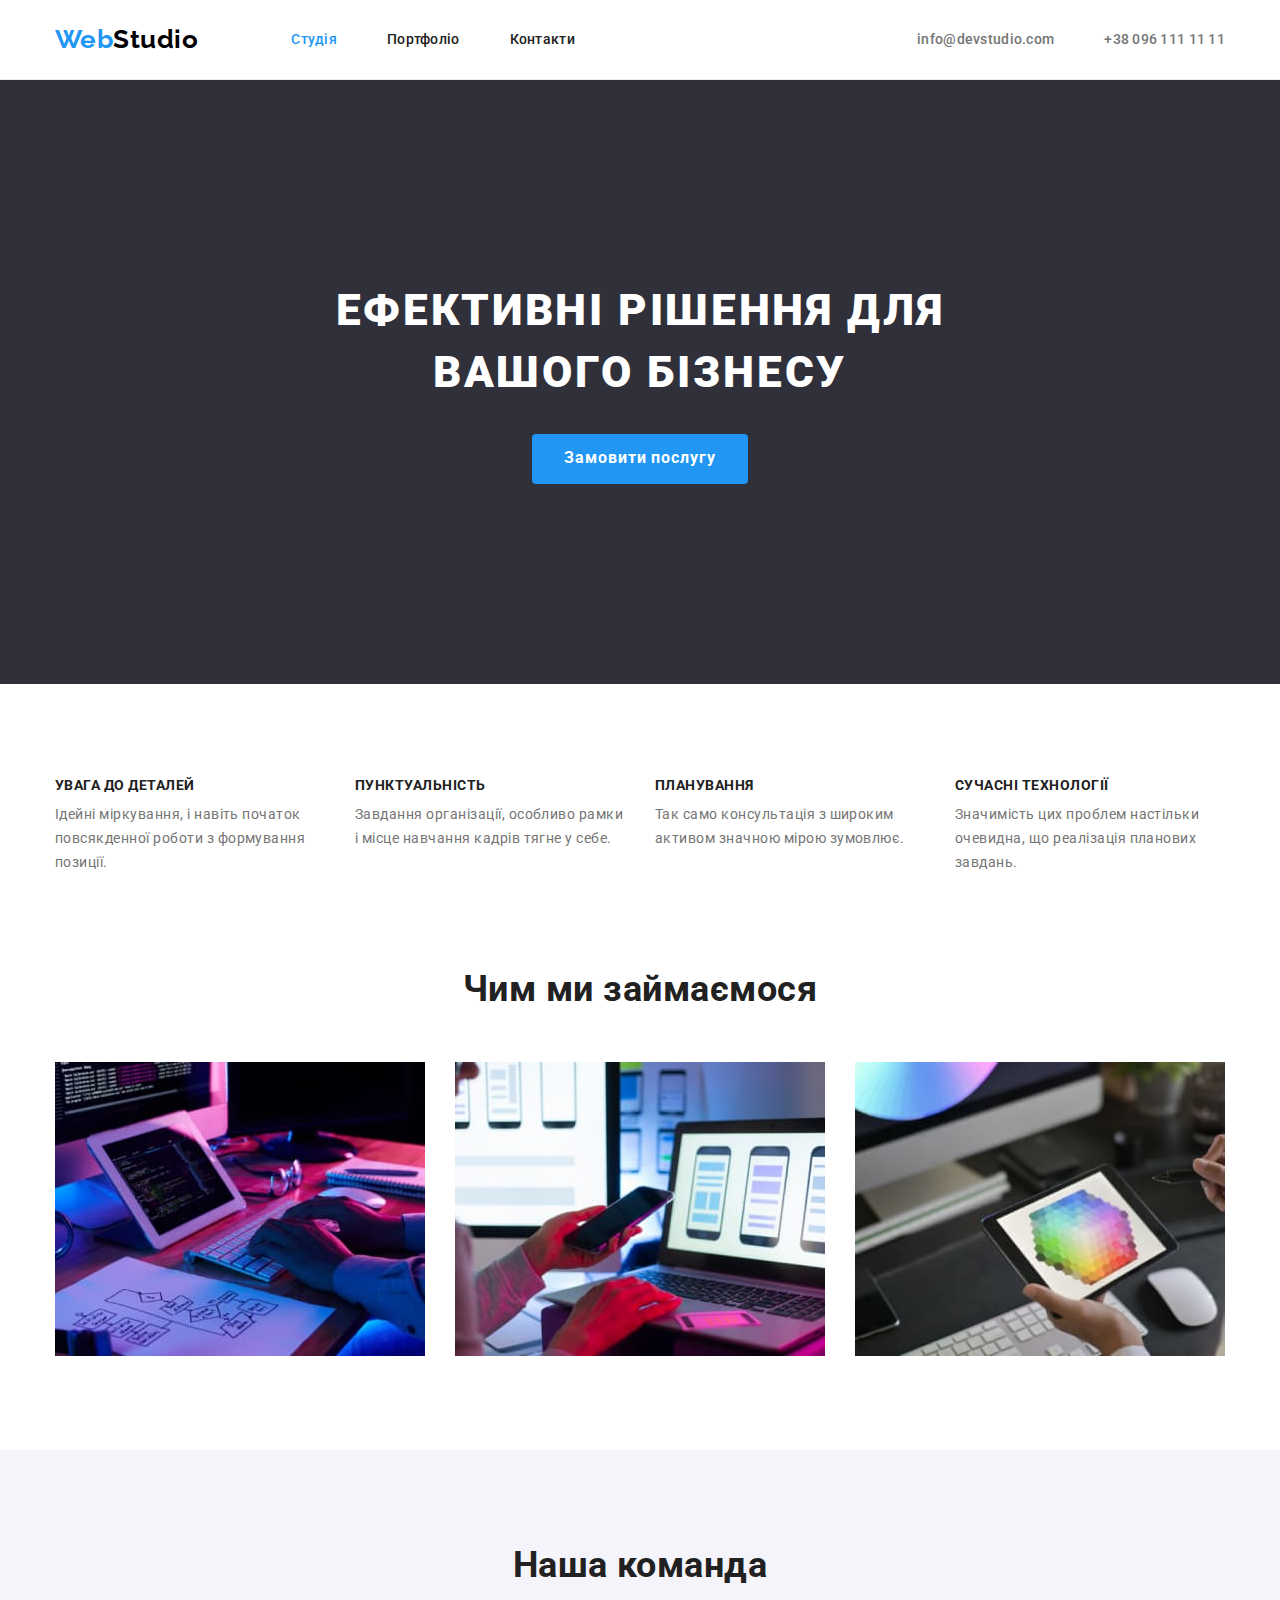
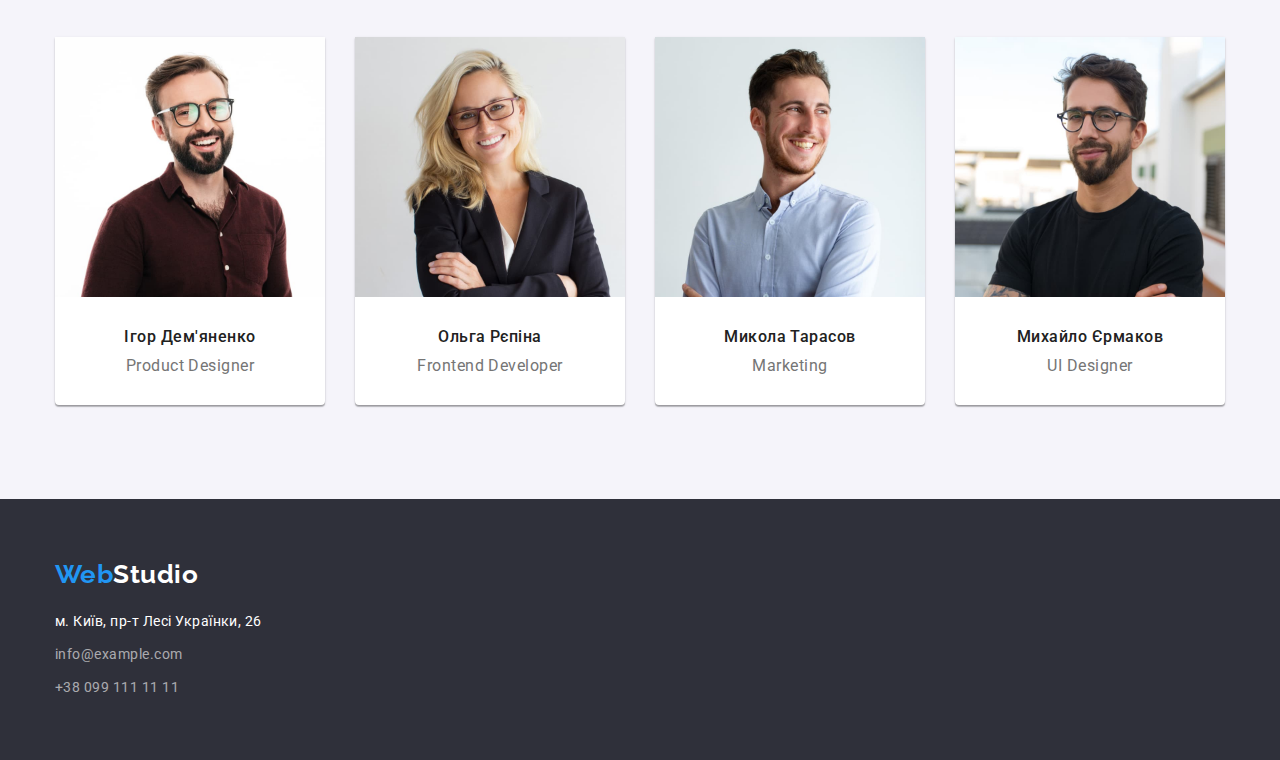
<file: index.html>
<!DOCTYPE html>
<html lang="uk">
  <head>
    <meta charset="UTF-8" />
    <meta http-equiv="X-UA-Compatible" content="IE=edge" />
    <meta name="viewport" content="width=device-width, initial-scale=1.0" />
    <title>WebStudio</title>
    <link rel="preconnect" href="https://fonts.googleapis.com" />
    <link rel="preconnect" href="https://fonts.gstatic.com" crossorigin />
    <link
      href="https://fonts.googleapis.com/css2?family=Raleway:wght@700&family=Roboto:wght@400;500;700;900&display=swap"
      rel="stylesheet"
    />
    <link
      rel="stylesheet"
      href="https://cdnjs.cloudflare.com/ajax/libs/modern-normalize/1.1.0/modern-normalize.min.css"
    />
    <link rel="stylesheet" href="./css/styles.css" />
  </head>
  <body>
    <header class="header">
      <div class="container">
        <a lang="en" href="./index.html" class="logo-head logo link"
          ><span class="logo-part">Web</span>Studio</a
        >
        <nav>
          <ul class="header-nav list">
            <li>
              <a href="./index.html" class="nav-item link current">Студія</a>
            </li>
            <li>
              <a href="./portfolio.html" class="nav-item link">Портфоліо</a>
            </li>
            <li><a href="" class="nav-item link">Контакти</a></li>
          </ul>
        </nav>
        <ul class="header-contact list">
          <li>
            <a href="mailto:info@devstudio.com" class="contact-item link"
              >info@devstudio.com</a
            >
          </li>
          <li>
            <a href="tel:+380961111111" class="contact-item link"
              >+38 096 111 11 11</a
            >
          </li>
        </ul>
      </div>
    </header>
    <main>
      <section class="hero">
        <div class="container">
          <h1 class="hero-title">Ефективні рішення для вашого бізнесу</h1>
          <button type="button" class="hero-btn">Замовити послугу</button>
        </div>
      </section>
      <section class="benefits section">
        <div class="container">
          <h2 class="visually-hidden">Наші переваги</h2>
          <ul class="benefits-list list">
            <li>
              <h3 class="benefits-title">Увага до деталей</h3>
              <p class="benefits-text">
                Ідейні міркування, і навіть початок повсякденної роботи з
                формування позиції.
              </p>
            </li>
            <li>
              <h3 class="benefits-title">Пунктуальність</h3>
              <p class="benefits-text">
                Завдання організації, особливо рамки і місце навчання кадрів
                тягне у себе.
              </p>
            </li>
            <li>
              <h3 class="benefits-title">Планування</h3>
              <p class="benefits-text">
                Так само консультація з широким активом значною мірою зумовлює.
              </p>
            </li>
            <li>
              <h3 class="benefits-title">Сучасні технології</h3>
              <p class="benefits-text">
                Значимість цих проблем настільки очевидна, що реалізація
                планових завдань.
              </p>
            </li>
          </ul>
        </div>
      </section>
      <section class="functions">
        <div class="container">
          <h2 class="functions-title">Чим ми займаємося</h2>
          <ul class="list">
            <li>
              <img
                src="./images/img1.jpg"
                width="370"
                height="294"
                alt="Написання коду"
                class="function"
              />
            </li>
            <li>
              <img
                src="./images/img2.jpg"
                width="370"
                height="294"
                alt="Створення додатків"
                class="function"
              />
            </li>
            <li>
              <img
                src="./images/img3.jpg"
                width="370"
                height="294"
                alt="Дизайнинг"
                class="function"
              />
            </li>
          </ul>
        </div>
      </section>
      <section class="comand section">
        <div class="container">
          <h2 class="comand-title">Наша команда</h2>
          <ul class="list">
            <li class="worker-item">
              <img
                src="./images/worker1.jpg"
                width="270"
                height="260"
                alt="фото продуктового дизайнера"
                class="worker-photo"
              />
              <div class="comand-text">
                <h3 class="worker-title">Ігор Дем'яненко</h3>
                <p class="worker-text">Product Designer</p>
              </div>
            </li>
            <li class="worker-item">
              <img
                src="./images/worker2.jpg"
                width="270"
                height="260"
                alt="фото фронтенд рорзробника"
                class="worker-photo"
              />
              <div class="comand-text">
                <h3 class="worker-title">Ольга Рєпіна</h3>
                <p class="worker-text">Frontend Developer</p>
              </div>
            </li>
            <li class="worker-item">
              <img
                src="./images/worker3.jpg"
                width="270"
                height="260"
                alt="фото маркетолога"
                class="worker-photo"
              />
              <div class="comand-text">
                <h3 class="worker-title">Микола Тарасов</h3>
                <p class="worker-text">Marketing</p>
              </div>
            </li>
            <li class="worker-item">
              <img
                src="./images/worker4.jpg"
                width="270"
                height="260"
                alt="фото дизайнера інтерфейса"
                class="worker-photo"
              />
              <div class="comand-text">
                <h3 class="worker-title">Михайло Єрмаков</h3>
                <p class="worker-text">UI Designer</p>
              </div>
            </li>
          </ul>
        </div>
      </section>
    </main>
    <footer class="footer">
      <div class="container">
        <a href="./index.html" class="logo-foot logo link"
          ><span class="logo-part">Web</span>Studio</a
        >
        <address class="footer-contacts">
          <p class="address">м. Київ, пр-т Лесі Українки, 26</p>
          <ul class="list">
            <li>
              <a href="mailto:info@example.com" class="footer-contact link mail"
                >info@example.com</a
              >
            </li>
            <li>
              <a href="tel:+380991111111" class="footer-contact link"
                >+38 099 111 11 11</a
              >
            </li>
          </ul>
        </address>
      </div>
    </footer>
  </body>
</html>
</file>
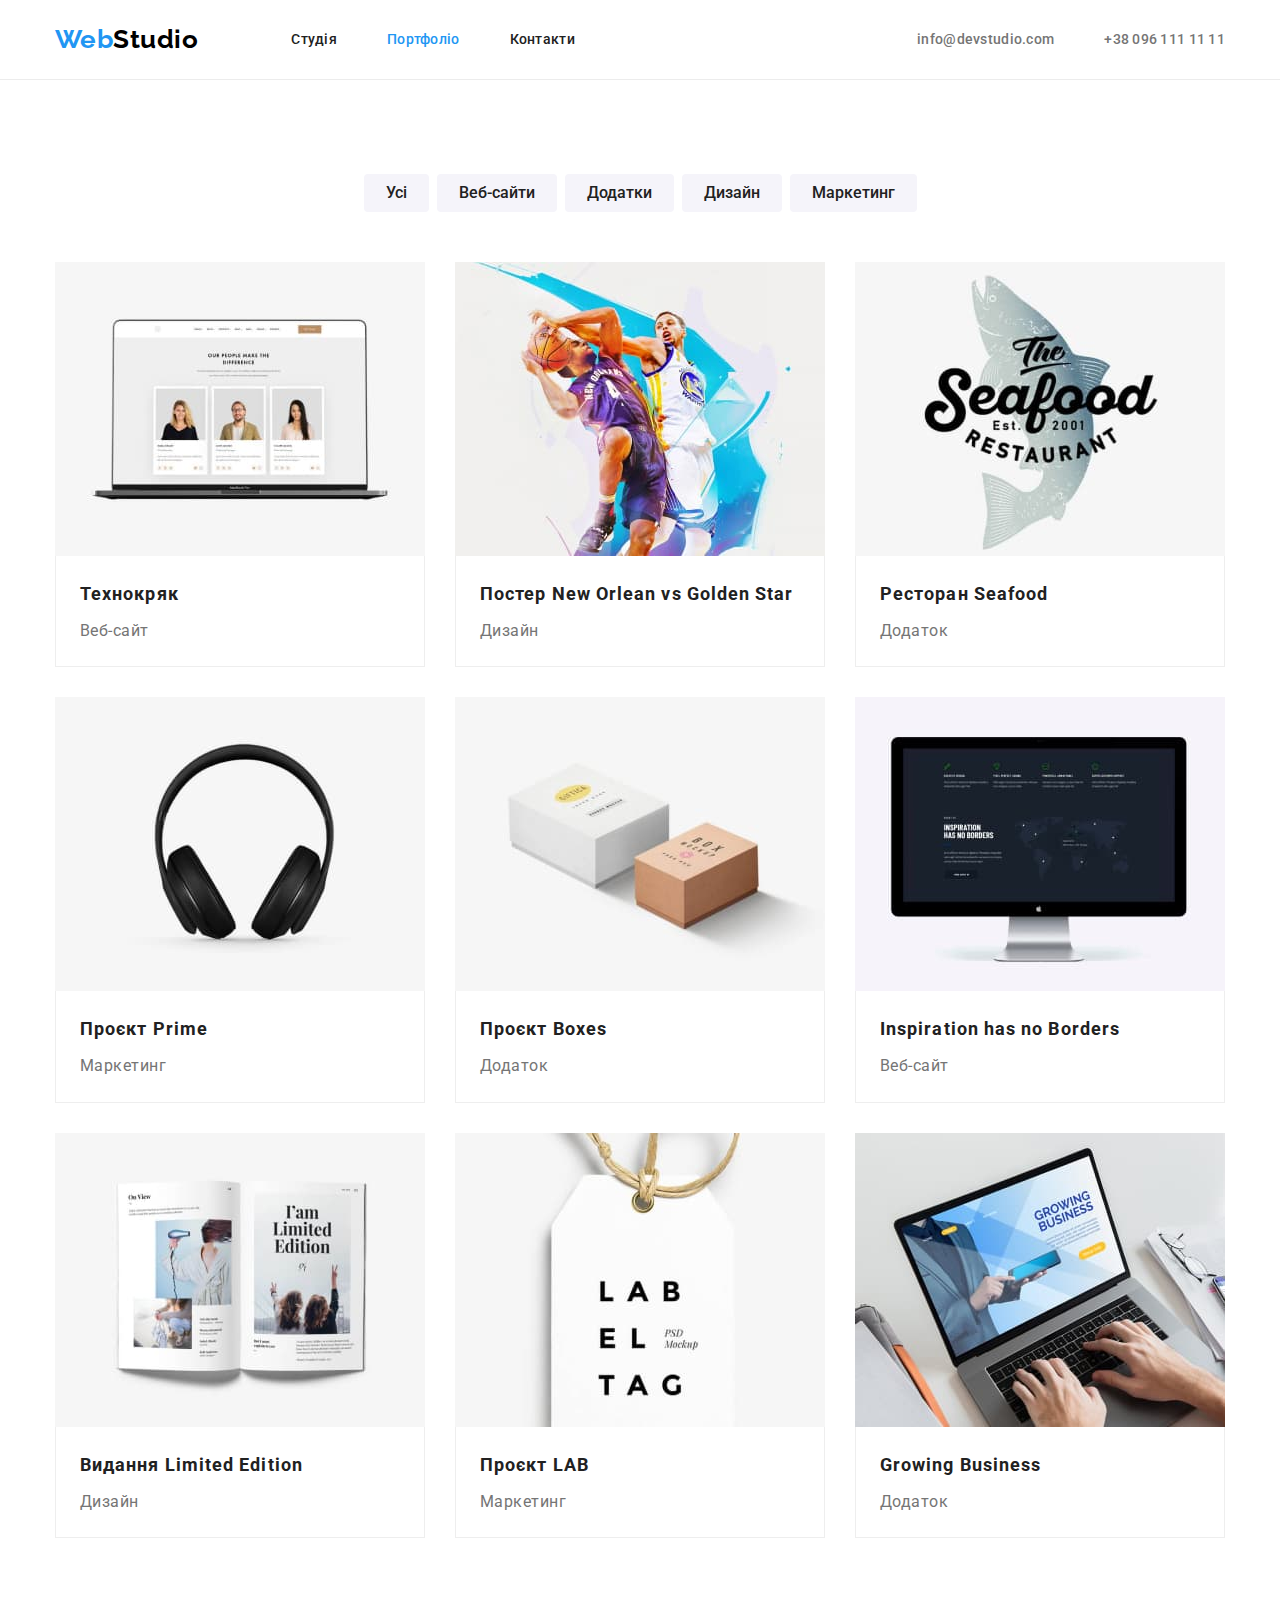
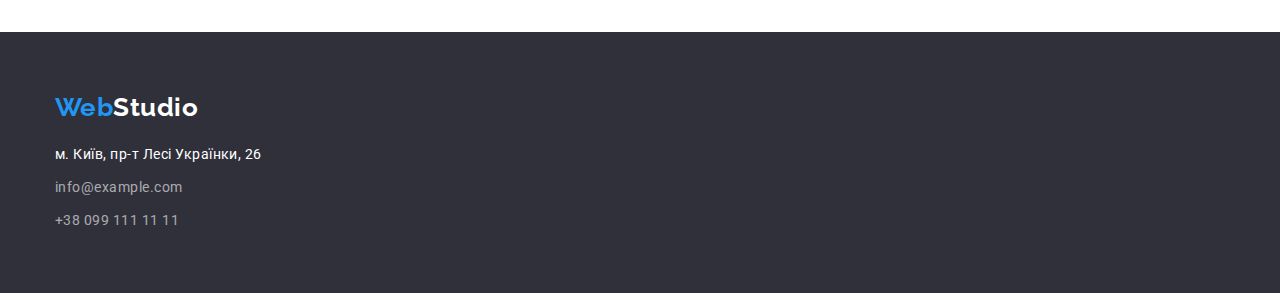
<file: portfolio.html>
<!DOCTYPE html>
<html lang="uk">
  <head>
    <meta charset="UTF-8" />
    <meta http-equiv="X-UA-Compatible" content="IE=edge" />
    <meta name="viewport" content="width=device-width, initial-scale=1.0" />
    <title>WebStudio</title>
    <link rel="preconnect" href="https://fonts.googleapis.com" />
    <link rel="preconnect" href="https://fonts.gstatic.com" crossorigin />
    <link
      href="https://fonts.googleapis.com/css2?family=Raleway:wght@700&family=Roboto:wght@400;500;700;900&display=swap"
      rel="stylesheet"
    />
    <link
      rel="stylesheet"
      href="https://cdnjs.cloudflare.com/ajax/libs/modern-normalize/1.1.0/modern-normalize.min.css"
    />
    <link rel="stylesheet" href="./css/styles.css" />
  </head>

  <body>
    <header class="header">
      <div class="container">
        <a lang="en" href="./index.html" class="logo-head logo link"
          ><span class="logo-part">Web</span>Studio</a
        >
        <nav>
          <ul class="header-nav list">
            <li>
              <a href="./index.html" class="nav-item link">Студія</a>
            </li>
            <li>
              <a href="./portfolio.html" class="nav-item link current"
                >Портфоліо</a
              >
            </li>
            <li><a href="" class="nav-item link">Контакти</a></li>
          </ul>
        </nav>
        <ul class="header-contact list">
          <li>
            <a href="mailto:info@devstudio.com" class="contact-item link"
              >info@devstudio.com</a
            >
          </li>
          <li>
            <a href="tel:+380961111111" class="contact-item link"
              >+38 096 111 11 11</a
            >
          </li>
        </ul>
      </div>
    </header>
    <main>
      <section class="portfolio">
        <div class="container">
          <h1 class="visually-hidden">Портфоліо</h1>
          <ul class="list buttons">
            <li><button type="button" class="portfolio-btn">Усі</button></li>
            <li>
              <button type="button" class="portfolio-btn">Веб-сайти</button>
            </li>
            <li>
              <button type="button" class="portfolio-btn">Додатки</button>
            </li>
            <li><button type="button" class="portfolio-btn">Дизайн</button></li>
            <li>
              <button type="button" class="portfolio-btn">Маркетинг</button>
            </li>
          </ul>
          <ul class="list portfolio-list">
            <li class="portfolio-item">
              <a href="" class="link"
                ><img
                  src="./images/portfolio/portfolio1.jpg"
                  alt="фото ноутбука"
                  width="370"
                  height="295"
                  class="image"
                />
                <div class="portfolio-description">
                  <h2 class="portfolio-title">Технокряк</h2>
                  <p class="portfolio-text">Веб-сайт</p>
                </div>
              </a>
            </li>
            <li class="portfolio-item">
              <a href="" class="link"
                ><img
                  src="./images/portfolio/portfolio2.jpg"
                  alt="фото баскетболістів"
                  width="370"
                  height="295"
                  class="image"
                />
                <div class="portfolio-description">
                  <h2 class="portfolio-title">
                    Постер New Orlean vs Golden Star
                  </h2>
                  <p class="portfolio-text">Дизайн</p>
                </div>
              </a>
            </li>
            <li class="portfolio-item">
              <a href="" class="link"
                ><img
                  src="./images/portfolio/portfolio3.jpg"
                  alt="лого ресторана морської кухні"
                  width="370"
                  height="295"
                  class="image"
                />
                <div class="portfolio-description">
                  <h2 class="portfolio-title">Ресторан Seafood</h2>
                  <p class="portfolio-text">Додаток</p>
                </div>
              </a>
            </li>
            <li class="portfolio-item">
              <a href="" class="link"
                ><img
                  src="./images/portfolio/portfolio4.jpg"
                  alt="фото навушників"
                  width="370"
                  height="295"
                  class="image"
                />
                <div class="portfolio-description">
                  <h2 class="portfolio-title">Проєкт Prime</h2>
                  <p class="portfolio-text">Маркетинг</p>
                </div>
              </a>
            </li>
            <li class="portfolio-item">
              <a href="" class="link"
                ><img
                  src="./images/portfolio/portfolio5.jpg"
                  alt="зображення з двома коробками"
                  width="370"
                  height="295"
                  class="image"
                />
                <div class="portfolio-description">
                  <h2 class="portfolio-title">Проєкт Boxes</h2>
                  <p class="portfolio-text">Додаток</p>
                </div>
              </a>
            </li>
            <li class="portfolio-item">
              <a href="" class="link"
                ><img
                  src="./images/portfolio/portfolio6.jpg"
                  alt="фото монітора"
                  width="370"
                  height="295"
                  class="image"
                />
                <div class="portfolio-description">
                  <h2 class="portfolio-title">Inspiration has no Borders</h2>
                  <p class="portfolio-text">Веб-сайт</p>
                </div>
              </a>
            </li>
            <li class="portfolio-item">
              <a href="" class="link"
                ><img
                  src="./images/portfolio/portfolio7.jpg"
                  alt="зображення з журналом"
                  width="370"
                  height="295"
                  class="image"
                />
                <div class="portfolio-description">
                  <h2 class="portfolio-title">Видання Limited Edition</h2>
                  <p class="portfolio-text">Дизайн</p>
                </div>
              </a>
            </li>
            <li class="portfolio-item">
              <a href="" class="link"
                ><img
                  src="./images/portfolio/portfolio8.jpg"
                  alt="зображення з етикеткою"
                  width="370"
                  height="295"
                  class="image"
                />
                <div class="portfolio-description">
                  <h2 class="portfolio-title">Проєкт LAB</h2>
                  <p class="portfolio-text">Маркетинг</p>
                </div>
              </a>
            </li>
            <li class="portfolio-item">
              <a href="" class="link"
                ><img
                  src="./images/portfolio/portfolio9.jpg"
                  alt="людина працює за ноотбуком"
                  width="370"
                  height="295"
                  class="image"
                />
                <div class="portfolio-description">
                  <h2 class="portfolio-title">Growing Business</h2>
                  <p class="portfolio-text">Додаток</p>
                </div>
              </a>
            </li>
          </ul>
        </div>
      </section>
    </main>
    <footer class="footer">
      <div class="container">
        <a href="./index.html" class="logo-foot logo link"
          ><span class="logo-part">Web</span>Studio</a
        >
        <address class="footer-contacts">
          <p class="address">м. Київ, пр-т Лесі Українки, 26</p>
          <ul class="list">
            <li>
              <a href="mailto:info@example.com" class="footer-contact link mail"
                >info@example.com</a
              >
            </li>
            <li>
              <a href="tel:+380991111111" class="footer-contact link"
                >+38 099 111 11 11</a
              >
            </li>
          </ul>
        </address>
      </div>
    </footer>
  </body>
</html>
</file>
<file: css/styles.css>
html {
  box-sizing: border-box;
}
*,
*::before,
*::after {
  box-sizing: inherit;
}
:root {
  --title-color: #212121;
  --text-color: #757575;
}
p,
h1,
h2,
h3,
h4,
h5,
h6 {
  margin: 0;
}
ul {
  margin: 0;
  padding-left: 0;
}

body {
  font-family: "Roboto", sans-serif;
  letter-spacing: 0.03em;
  background-color: #ffffff;
}
.container {
  width: 1200px;
  padding-left: 15px;
  padding-right: 15px;
  margin-left: auto;
  margin-right: auto;
}
/* header */
header {
  border-bottom: 1px solid #ececec;
}
.logo {
  font-family: "Raleway", sans-serif;
  font-weight: 700;
  font-size: 26px;
  line-height: 1.2;
}
.logo-head {
  color: #000000;
}
.logo-part {
  color: #2196f3;
}
.link {
  text-decoration: none;
}
.list {
  list-style: none;
}
nav {
  margin-left: 93px;
}
.nav-item,
.contact-item {
  font-weight: 500;
  font-size: 14px;
  line-height: 1.1;
  letter-spacing: 0.02em;
}
.nav-item:hover {
  color: #2196f3;
}
.contact-item:hover {
  color: #2196f3;
}
.nav-item:focus {
  color: #2196f3;
}
.contact-item:focus {
  color: #2196f3;
}
.header-nav .current {
  color: #2196f3;
}
.nav-item {
  color: var(--title-color);
  display: block;
  padding-top: 32px;
  padding-bottom: 32px;
}
.contact-item {
  color: var(--text-color);
  display: block;
  padding-top: 32px;
  padding-bottom: 32px;
}
.header .container {
  display: flex;
  align-items: center;
}
.header-nav {
  display: flex;
  column-gap: 50px;
}
.header-contact {
  display: flex;
  margin-left: auto;
  column-gap: 50px;
}

/* hero */
.hero {
  padding-top: 200px;
  padding-bottom: 200px;
  text-align: center;
  justify-content: center;
}
.hero,
.footer {
  background-color: #2f303a;
}
.hero-title {
  font-weight: 900;
  font-size: 44px;
  line-height: 1.4;
  letter-spacing: 0.06em;
  text-transform: uppercase;
  color: #ffffff;
  max-width: 696px;
  margin: 0 auto 30px;
}
.hero-btn {
  background-color: #2196f3;
  font-family: inherit;
  font-weight: 700;
  font-size: 16px;
  line-height: 1.9;
  letter-spacing: 0.06em;
  color: #ffffff;
  cursor: pointer;
  height: 50px;
  width: 216px;
  border-radius: 4px;
  border-color: transparent;
}
.hero-btn:hover {
  background-color: #188ce8;
}
.hero-btn:focus {
  background-color: #188ce8;
}
.hero .container {
  text-align: center;
}

/* benefits */
.visually-hidden {
  position: absolute;
  white-space: nowrap;
  width: 1px;
  height: 1px;
  overflow: hidden;
  border: 0;
  padding: 0;
  clip: rect(0 0 0 0);
  clip-path: inset(50%);
  margin: -1px;
}
.benefits-title {
  font-weight: 700;
  font-size: 14px;
  line-height: 1.1;
  text-transform: uppercase;
  color: var(--title-color);
  margin-bottom: 10px;
}
.benefits-text {
  font-size: 14px;
  line-height: 1.7;
  color: var(--text-color);
  width: 270px;
}
.benefits-list {
  display: flex;
  justify-content: space-between;
  column-gap: 30px;
}
/* functions */
.functions {
  padding-bottom: 94px;
}
.functions-title {
  margin-bottom: 50px;
}
.functions-title,
.comand-title {
  font-weight: 700;
  font-size: 36px;
  line-height: 1.2;
  text-align: center;
  color: var(--title-color);
}
.functions .list {
  display: flex;
  column-gap: 30px;
}
/* comand */
.comand {
  background-color: #f5f4fa;
}
.comand-title {
  margin-bottom: 50px;
}
.worker-title {
  font-weight: 500;
  font-size: 16px;
  line-height: 1.2;
  text-align: center;
  color: var(--title-color);
  margin-bottom: 10px;
}
.worker-text {
  font-size: 16px;
  line-height: 1.2;
  text-align: center;
  color: var(--text-color);
}
.comand-text {
  padding-top: 30px;
  padding-bottom: 30px;
}
.comand .list {
  display: flex;
  column-gap: 30px;
}
.worker-item {
  width: 270px;
  background: #ffffff;
  box-shadow: 0px 1px 3px rgba(0, 0, 0, 0.12), 0px 1px 1px rgba(0, 0, 0, 0.14),
    0px 2px 1px rgba(0, 0, 0, 0.2);
  border-radius: 0px 0px 4px 4px;
}
.section {
  padding-top: 94px;
  padding-bottom: 94px;
}
/* footer */
.logo-foot {
  color: #ffffff;
  display: block;
  margin-bottom: 20px;
}
.address {
  font-size: 14px;
  line-height: 1.7;
  color: #ffffff;
  display: block;
  margin-bottom: 9px;
}
.footer-contact {
  font-weight: 400;
  font-size: 14px;
  line-height: 1.7;
  color: rgba(255, 255, 255, 0.6);
}
.footer-contact:hover {
  color: #2196f3;
}
.footer-contact:focus {
  color: #2196f3;
}
.footer-contacts {
  font-style: normal;
}
footer {
  padding-top: 60px;
  padding-bottom: 60px;
}
.mail {
  display: block;
}
footer li:first-child {
  margin-bottom: 9px;
}

/* portfolio */
.portfolio {
  padding-top: 94px;
  padding-bottom: 94px;
}
.portfolio-btn {
  font-family: inherit;
  font-weight: 500;
  font-size: 16px;
  line-height: 1.6;
  color: var(--title-color);
  background: #f5f4fa;
  cursor: pointer;
  border: none;
  padding: 6px 22px;
  border-radius: 4px;
}
.portfolio-btn:hover {
  background-color: #2196f3;
  color: #ffffff;
}
.portfolio-btn:focus {
  background-color: #2196f3;
  color: #ffffff;
}
.portfolio-title {
  font-weight: 700;
  font-size: 18px;
  line-height: 2;
  letter-spacing: 0.06em;
  color: var(--title-color);
  margin-bottom: 4px;
}
.portfolio-text {
  font-size: 16px;
  line-height: 1.9;
  color: var(--text-color);
}
.portfolio-description {
  padding: 20px 24px;
  border-left: 1px solid #eeeeee;
  border-right: 1px solid #eeeeee;
  border-bottom: 1px solid #eeeeee;
}
.buttons {
  display: flex;
  justify-content: center;
  column-gap: 8px;
  margin-bottom: 50px;
}
.portfolio-list {
  display: flex;
  flex-wrap: wrap;
  margin-top: -30px;
  margin-left: -30px;
}
.portfolio-item {
  flex-basis: calc(100% / 3 - 30px);
  background: #ffffff;
  margin-left: 30px;
  margin-top: 30px;
}
img {
  display: block;
  max-width: 100%;
  height: auto;
}
</file>
